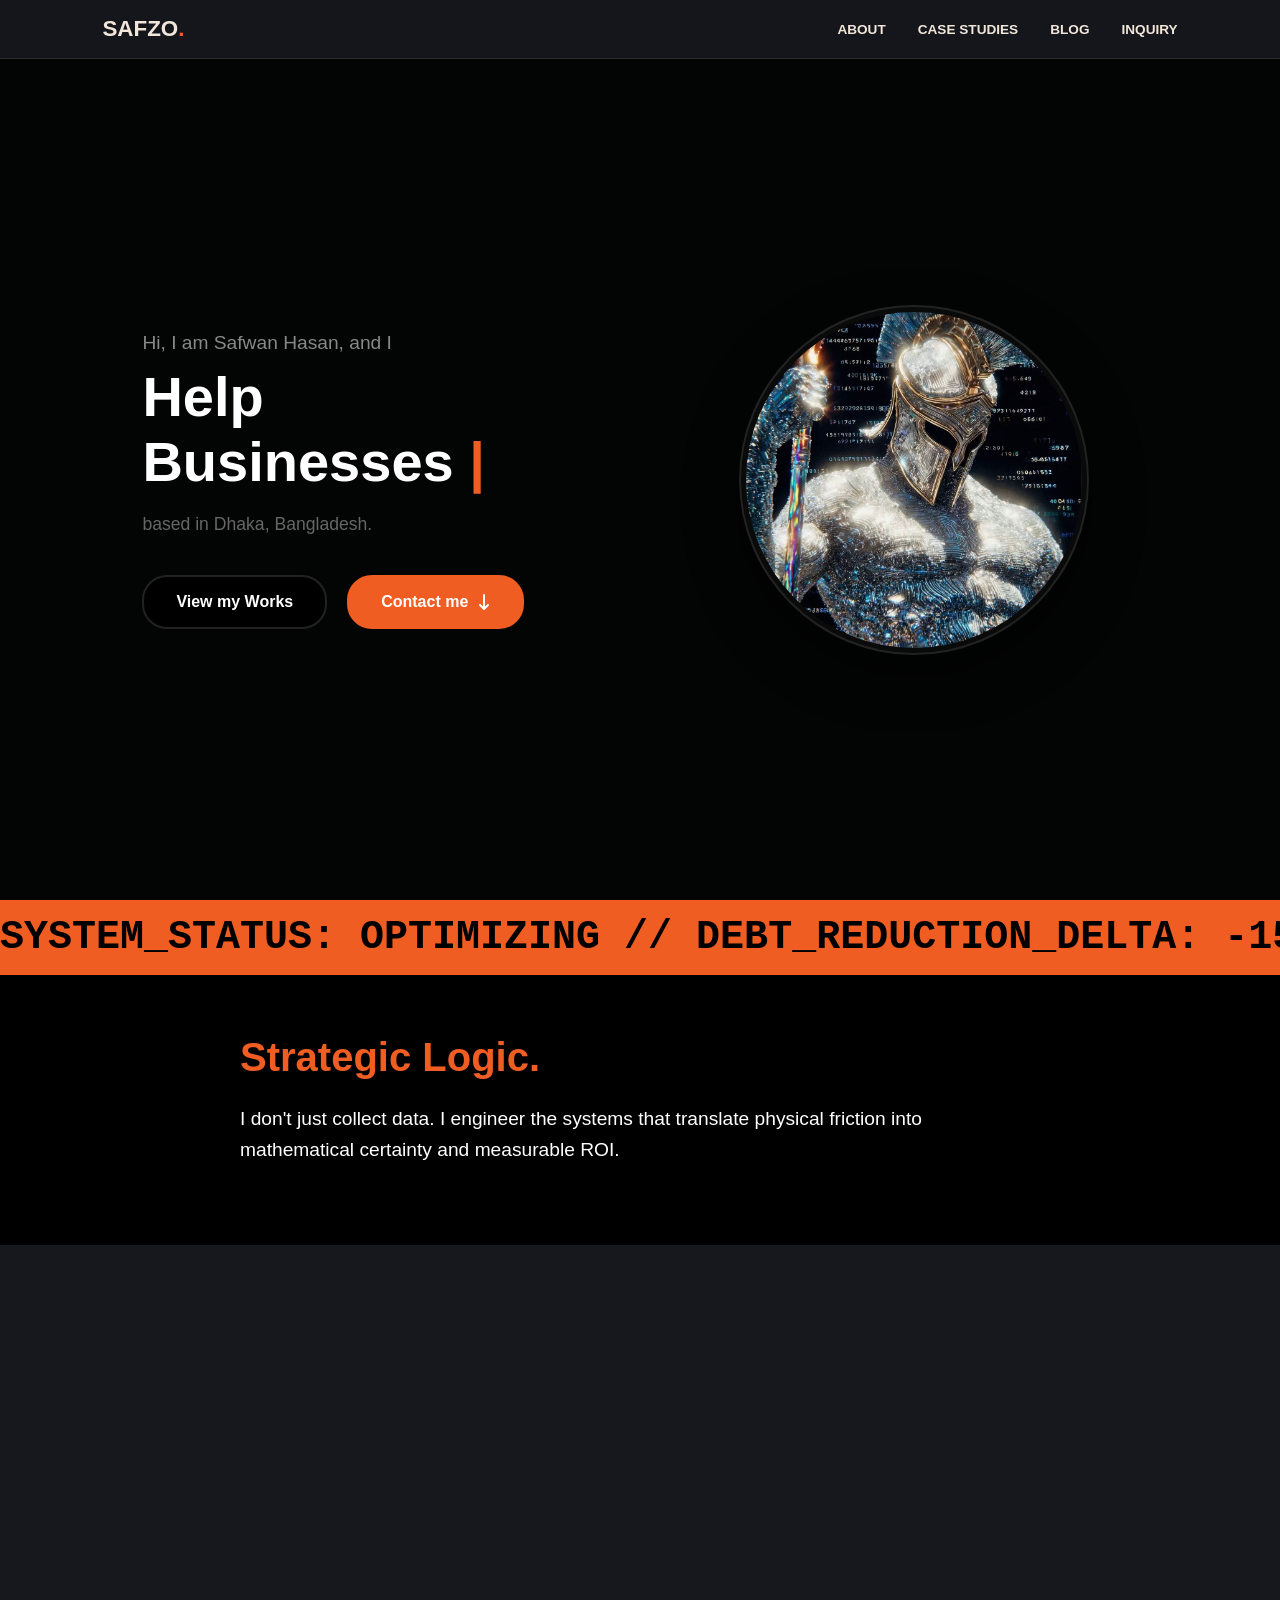
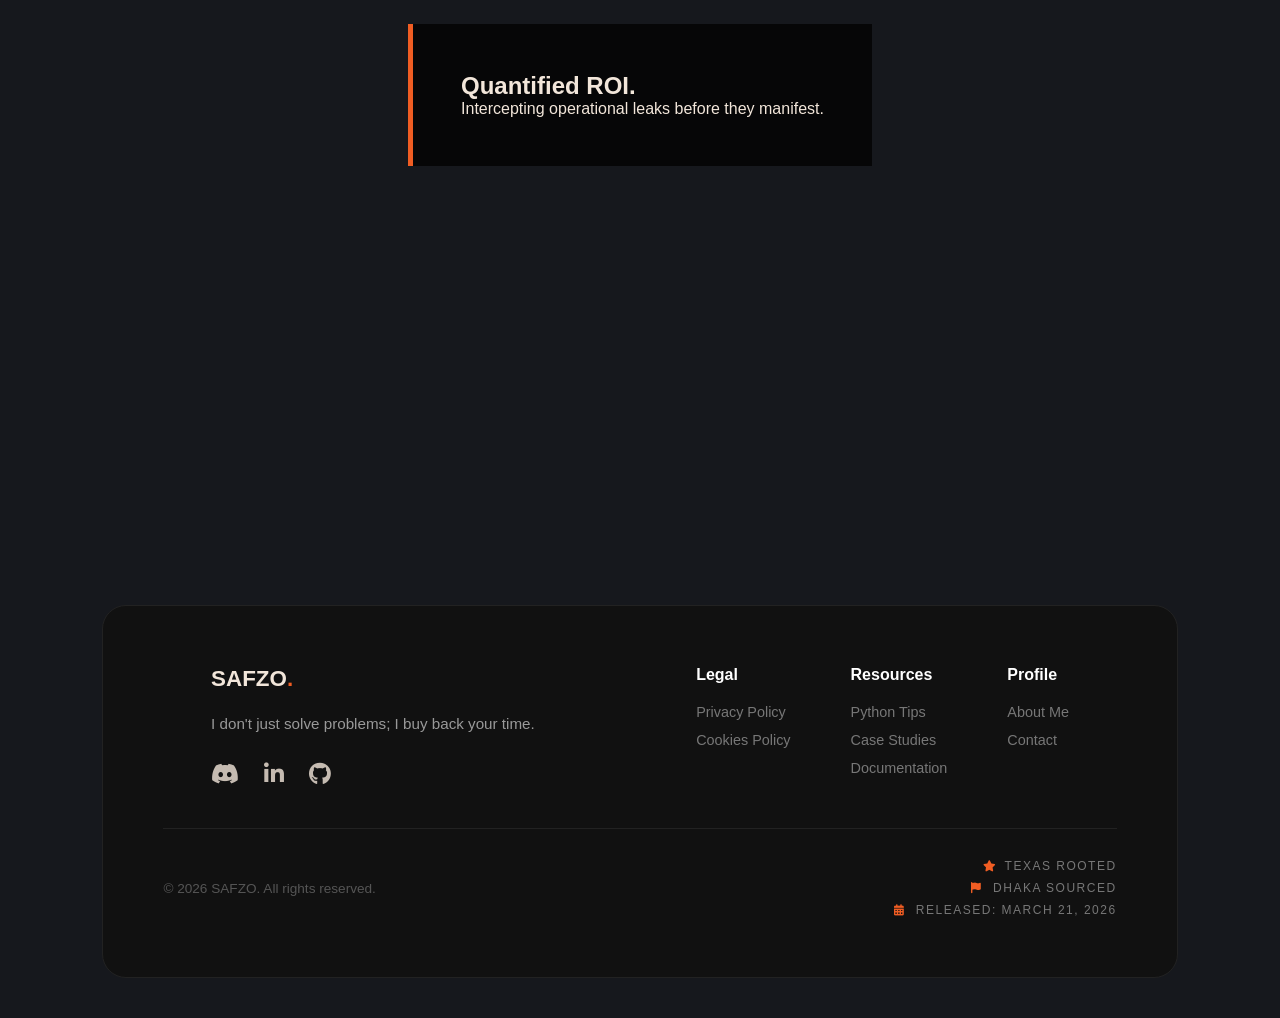
<file: index.html>
<!DOCTYPE html>
<html lang="en">
<head>
    <meta charset="UTF-8">
    <meta name="viewport" content="width=device-width, initial-scale=1.0">
    <title>SAFZO | Home</title>
    <link rel="stylesheet" href="style.css">
    <link rel="stylesheet" href="https://cdnjs.cloudflare.com/ajax/libs/font-awesome/6.5.1/css/all.min.css">
</head>
<body>
    <nav>
        <!-- Header -->
        <!--<div class="pixel-pup-brand">-->
        <a href="./index.html" class="logo">SAFZO<span>.</span></a>
            <!--<div class="pixel-pup-canvas">
                <div id="pixel-pup"></div>
            </div>
        </div>-->
        
        <ul class="nav-links">
            <li><a href="about.html">About</a></li>
            <li><a href="cases.html">Case Studies</a></li>
            <li><a href="blog.html">Blog</a></li>
            <li><a href="inquiry.html">Inquiry</a></li>
        </ul>
        <button class="hamburger" id="hamBtn">☰</button>
    </nav>

    <!-- Mobile Menu -->
    <div class="mobile-menu" id="mobileMenu">
        <button class="close-mobile" id="closeMenu">✕</button>
        <a href="./index.html" style="color:var(--accent-orange)">Home</a>
        <a href="about.html">About</a>
        <a href="cases.html">Case Studies</a>
        <a href="blog.html">Blog</a>
        <a href="inquiry.html">Inquiry</a>
    </div>

    <!-- First Section -->
    <section class="hero-parallax-section">
        <div class="hero-container">
            <div class="hero-text-col">
                <p class="hero-intro">Hi, I am Safwan Hasan, and I</p>

             
                <h1 class="hero-title">
                    <span id="typewriter"></span><span class="cursor">|</span>
                </h1>
                
                <p class="hero-sub">based in Dhaka, Bangladesh.</p>

      
                <div class="hero-actions">
                    <a href="cases.html" class="btn btn-works">View my Works</a>
                    <a href="inquiry.html" class="btn btn-contact">Contact me <i class="fa-solid fa-arrow-down-long"></i></a>
                </div>
            </div>

     
            <div class="hero-image-col">
                <div class="image-wrapper">
                    <img src="Binary Bane.jpg" alt="Safwan Hasan" class="hero-headshot">
                </div>
            </div>
        </div>
    </section>

    <!-- Second section -->
    <!-- Text Marquee -->
    <section class="static-section">
        <section class="marquee-ribbon">
            <div class="marquee-track">
                <div class="marquee-content">
                    <span>SYSTEM_STATUS: OPTIMIZING // DEBT_REDUCTION_DELTA: -15% [TARGET: $1.5M] // OEE_EFFICIENCY: MONITORING [TEXTILE_OPERATIONS] // UPTIME: 16H_DAILY [THE_GRIND] // LOGISTICS_PIPELINE: INITIALIZING // </span>
                    <span>SYSTEM_STATUS: OPTIMIZING // DEBT_REDUCTION_DELTA: -15% [TARGET: $1.5M] // OEE_EFFICIENCY: MONITORING [TEXTILE_OPERATIONS] // UPTIME: 16H_DAILY [THE_GRIND] // LOGISTICS_PIPELINE: INITIALIZING // </span>
                    <span>SYSTEM_STATUS: OPTIMIZING // DEBT_REDUCTION_DELTA: -15% [TARGET: $1.5M] // OEE_EFFICIENCY: MONITORING [TEXTILE_OPERATIONS] // UPTIME: 16H_DAILY [THE_GRIND] // LOGISTICS_PIPELINE: INITIALIZING // </span>
                </div>
            </div>
        </section>
    
        <div class="static-content-container">
            <h2 class="strategic-title tilt-in-element">Strategic Logic.</h2>
            <p class="strategic-text">
                I don't just collect data. I engineer the systems that translate physical friction into mathematical certainty and measurable ROI.
            </p>
        </div>
    </section>

    <!-- Third Section -->
    <section class="parallax-bg" style="background-image: linear-gradient(rgba(0,0,0,0.6), rgba(0,0,0,0.6)), url('https://images.unsplash.com/photo-1504384308090-c894fdcc538d?q=80&w=2070');">
        <div class="content-card">
            <h2 class = "tilt-in-element">Quantified ROI.</h2>
            <p>Intercepting operational leaks before they manifest.</p>
        </div>
    </section>

    <!-- Footer -->
    <footer class="footer-container">
        <div class="footer-card">
            <div class="footer-main">
                <div class="footer-info">
                    <a href="index.html" class="logo">SAFZO<span>.</span></a>
                    <p class="footer-bio">
                        I don't just solve problems; I buy back your time.
                    </p>
                    <div class="footer-socials">
                        <a href="https://discord.com/users/safzo" target="_blank" title="Join my Discord">
                            <i class="fa-brands fa-discord"></i>
                        </a>
                        <a href="https://www.linkedin.com/in/safhasan" target="_blank" title="LinkedIn Profile">
                            <i class="fa-brands fa-linkedin-in"></i>
                        </a>
                        <a href="https://github.com/safzo" target="_blank" title="GitHub Portfolio">
                            <i class="fa-brands fa-github"></i>
                        </a>
                    </div>
                </div>
                <div class="footer-columns">
                    <div class="footer-col">
                        <h4>Legal</h4>
                        <a href="legal.html">Privacy Policy</a>
                        <a href="cookies.html">Cookies Policy</a>
                    </div>
                    <div class="footer-col">
                        <h4>Resources</h4>
                        <a href="blog.html">Python Tips</a>
                        <a href="cases.html">Case Studies</a>
                        <a href="#">Documentation</a>
                    </div>
                    <div class="footer-col">
                        <h4>Profile</h4>
                        <a href="about.html">About Me</a>
                        <a href="inquiry.html">Contact</a>
                    </div>
                </div>
            </div>
    
            <hr class="footer-divider">
    
            <div class="footer-bottom">
                <p>&copy; 2026 SAFZO. All rights reserved.</p>
                <div class="footer-legal">
                    <div class="footer-log-item">
                        <i class="fa-solid fa-star"></i> Texas Rooted
                    </div>
                    <div class="footer-log-item">
                        <i class="fa-solid fa-flag"></i> Dhaka Sourced
                    </div>
                    <div class="footer-log-item">
                        <i class="fa-solid fa-calendar-days"></i> Released: March 21, 2026
                    </div>
                </div>
            </div>
        </div>
    </footer>
    <button id="backToTop" title="Go to top">↑</button>
    <script src="script.js"></script>
</body>
</html>
</file>
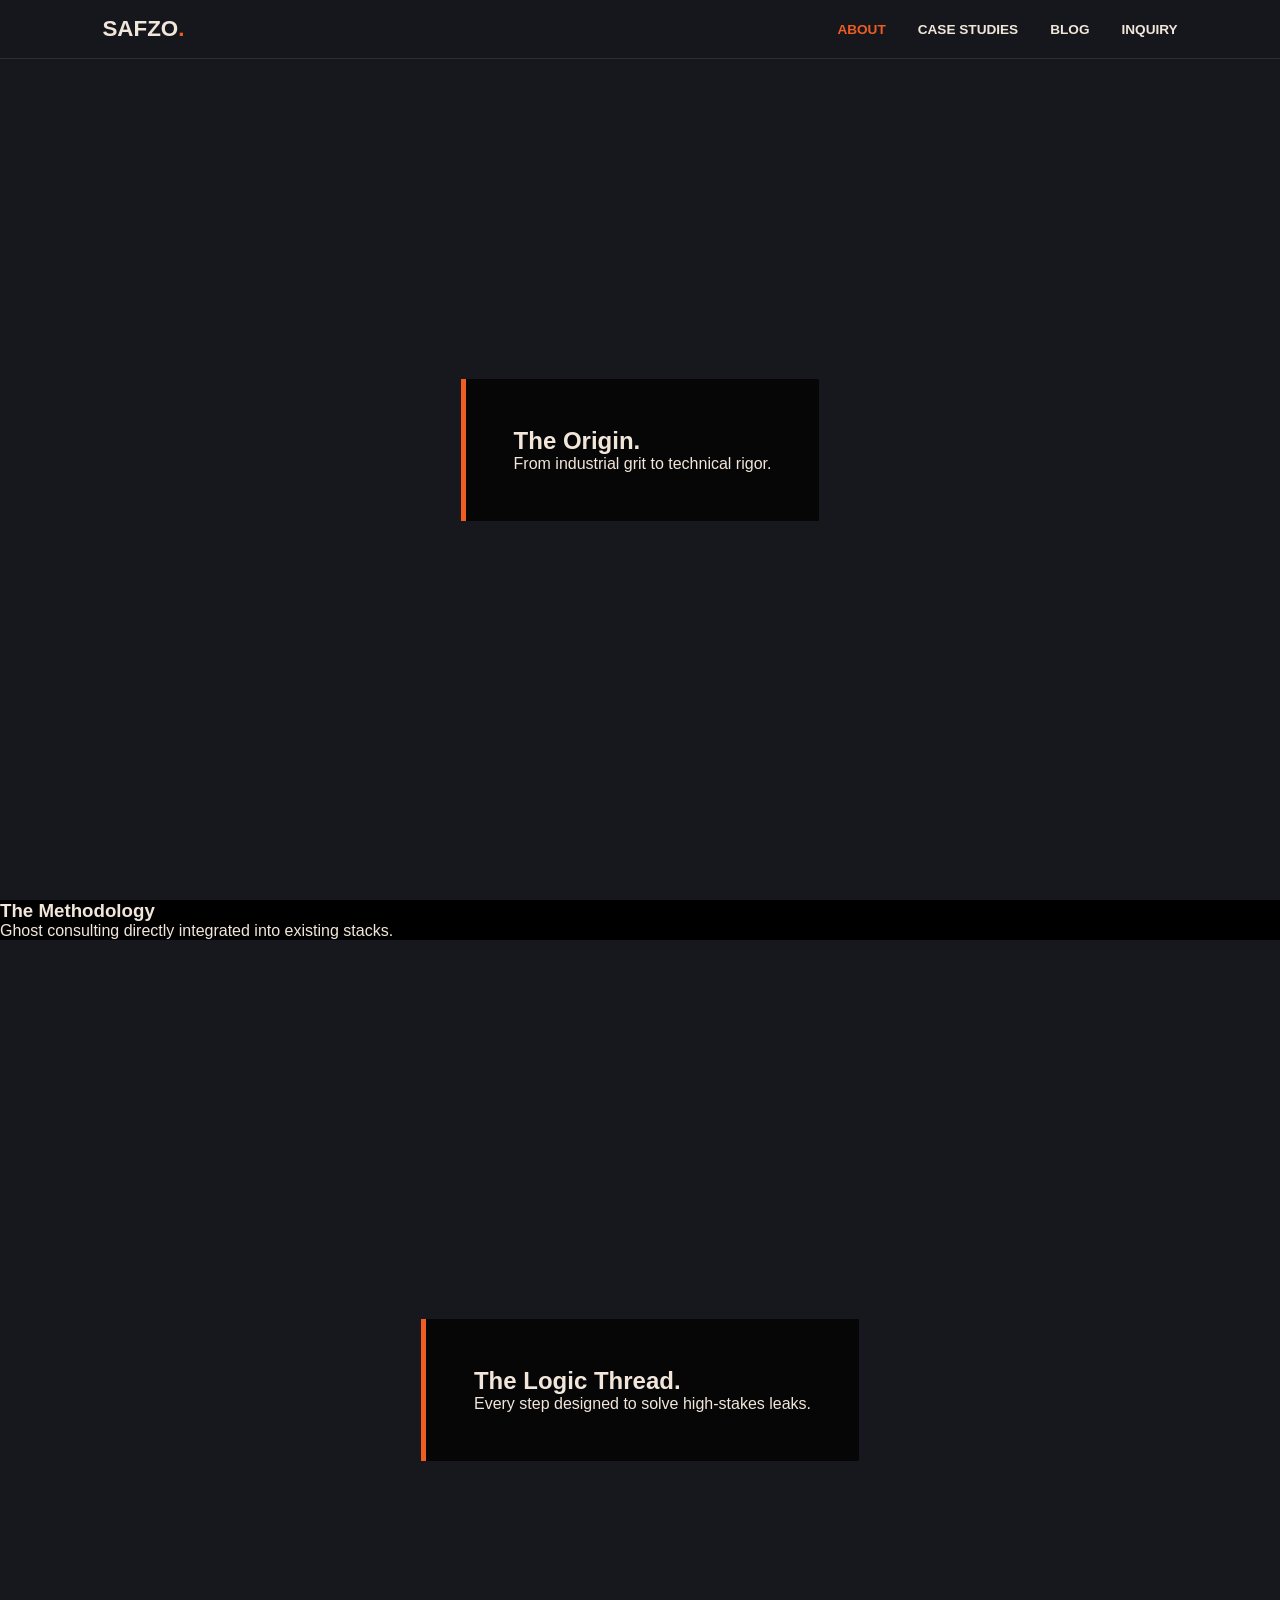
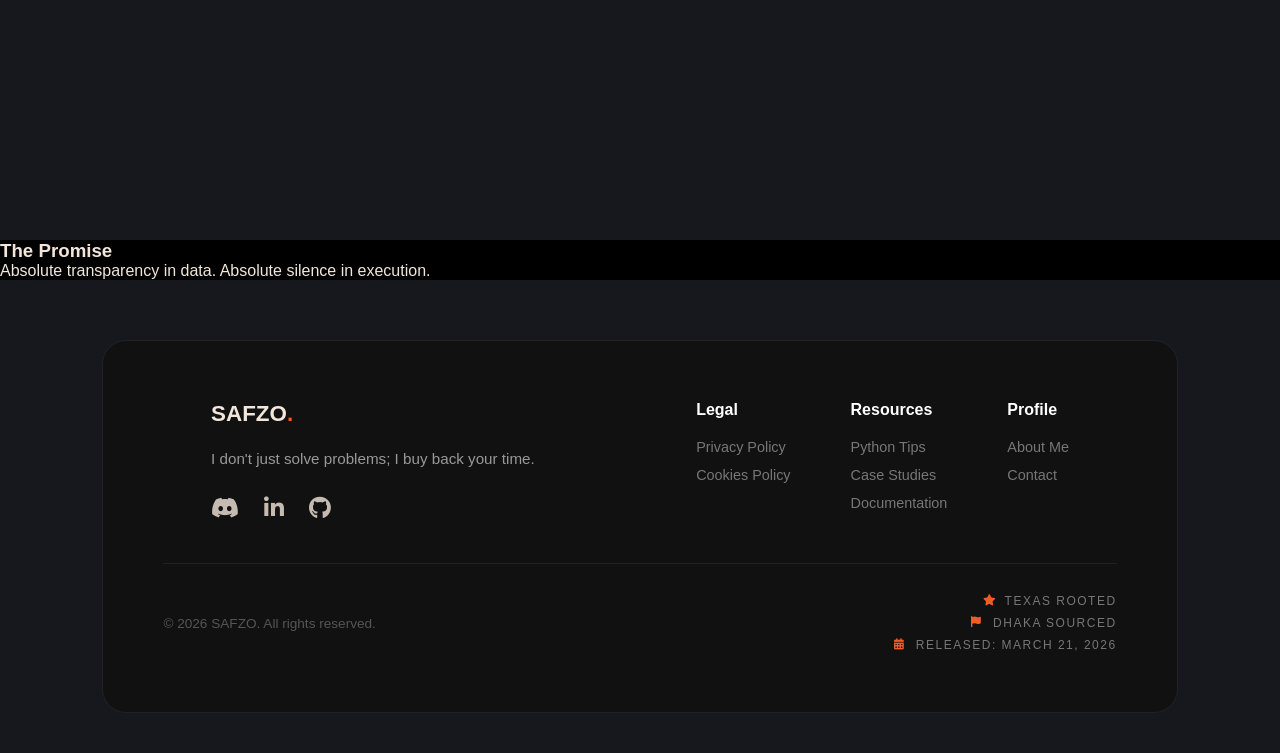
<file: about.html>
<!DOCTYPE html>
<html lang="en">
<head>
    <meta charset="UTF-8">
    <meta name="viewport" content="width=device-width, initial-scale=1.0">
    <title>About | SAFZO</title>
    <link rel="stylesheet" href="style.css">
    <link rel="stylesheet" href="https://cdnjs.cloudflare.com/ajax/libs/font-awesome/6.5.1/css/all.min.css">
</head>
<body>
    <nav>
        <a href="index.html" class="logo">SAFZO<span>.</span></a>
        <ul class="nav-links">
            <li><a href="about.html" style="color:var(--accent-orange)">About</a></li>
            <li><a href="cases.html">Case Studies</a></li>
            <li><a href="blog.html">Blog</a></li>
            <li><a href="inquiry.html">Inquiry</a></li>
        </ul>
        <button class="hamburger" id="hamBtn">☰</button>
    </nav>

    <div class="mobile-menu" id="mobileMenu">
        <button class="close-mobile" id="closeMenu">✕</button>
        <a href="index.html">Home</a><a href="about.html" style="color:var(--accent-orange)">About</a><a href="cases.html">Case Studies</a><a href="blog.html">Blog</a><a href="inquiry.html">Inquiry</a>
    </div>

    <section class="parallax-bg" style="background-image: url('https://images.unsplash.com/photo-1550751827-4bd374c3f58b?q=80&w=2070');">
        <div class="content-card"><h1>The Origin.</h1><p>From industrial grit to technical rigor.</p></div>
    </section>

    <section class="static-section">
        <div><h3>The Methodology</h3><p>Ghost consulting directly integrated into existing stacks.</p></div>
    </section>

    <section class="parallax-bg" style="background-image: url('https://images.unsplash.com/photo-1485827404703-89b55fcc595e?q=80&w=2070');">
        <div class="content-card"><h2>The Logic Thread.</h2><p>Every step designed to solve high-stakes leaks.</p></div>
    </section>

    <section class="static-section">
        <div><h3>The Promise</h3><p>Absolute transparency in data. Absolute silence in execution.</p></div>
    </section>
        <footer class="footer-container">
        <div class="footer-card">
            <div class="footer-main">
                <div class="footer-info">
                    <a href="index.html" class="logo">SAFZO<span>.</span></a>
                    <p class="footer-bio">
                        I don't just solve problems; I buy back your time.
                    </p>
                    <div class="footer-socials">
                        <a href="https://discord.com/users/safzo" target="_blank" title="Join my Discord">
                            <i class="fa-brands fa-discord"></i>
                        </a>
                        <a href="https://www.linkedin.com/in/safhasan" target="_blank" title="LinkedIn Profile">
                            <i class="fa-brands fa-linkedin-in"></i>
                        </a>
                        <a href="https://github.com/safzo" target="_blank" title="GitHub Portfolio">
                            <i class="fa-brands fa-github"></i>
                        </a>
                    </div>
                </div>
    
                <div class="footer-columns">
                    <div class="footer-col">
                        <h4>Legal</h4>
                        <a href="legal.html">Privacy Policy</a>
                        <a href="cookies.html">Cookies Policy</a>
                    </div>
                    <div class="footer-col">
                        <h4>Resources</h4>
                        <a href="blog.html">Python Tips</a>
                        <a href="cases.html">Case Studies</a>
                        <a href="#">Documentation</a>
                    </div>
                    <div class="footer-col">
                        <h4>Profile</h4>
                        <a href="about.html">About Me</a>
                        <a href="inquiry.html">Contact</a>
                    </div>
                </div>
            </div>
    
            <hr class="footer-divider">
    
            <div class="footer-bottom">
                <p>&copy; 2026 SAFZO. All rights reserved.</p>
                <div class="footer-legal">
                    <div class="footer-log-item">
                        <i class="fa-solid fa-star"></i> Texas Rooted
                    </div>
                    <div class="footer-log-item">
                        <i class="fa-solid fa-flag"></i> Dhaka Sourced
                    </div>
                    <div class="footer-log-item">
                        <i class="fa-solid fa-calendar-days"></i> Released: March 21, 2026
                    </div>
                </div>
            </div>
        </div>
    </footer>
    <button id="backToTop" title="Go to top">↑</button>

    <script src="script.js"></script>
</body>
</html>
</file>
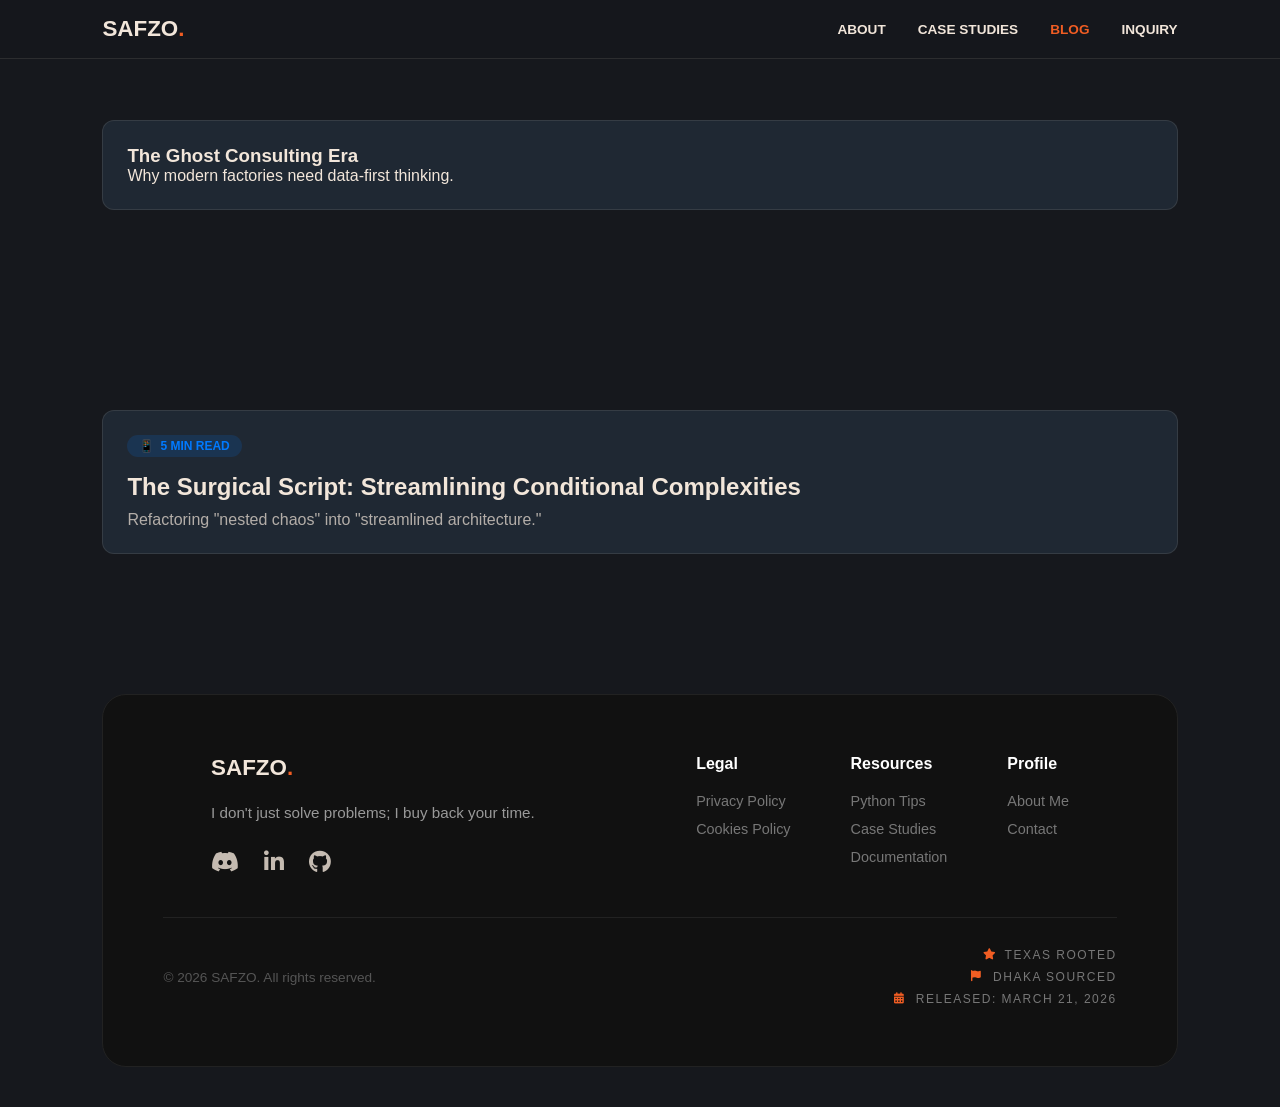
<file: blog.html>
<!DOCTYPE html>
<html lang="en">
<head>
    <meta charset="UTF-8">
    <meta name="viewport" content="width=device-width, initial-scale=1.0">
    <title>Blog | SAFZO</title>
    <link rel="stylesheet" href="style.css">
    <link rel="stylesheet" href="https://cdnjs.cloudflare.com/ajax/libs/font-awesome/6.5.1/css/all.min.css">
</head>
<body>
    <nav>
        <a href="index.html" class="logo">SAFZO<span>.</span></a>
        <ul class="nav-links">
            <li><a href="about.html">About</a></li>
            <li><a href="cases.html">Case Studies</a></li>
            <li><a href="blog.html" style="color:var(--accent-orange)">Blog</a></li>
            <li><a href="inquiry.html">Inquiry</a></li>
        </ul>
        <button class="hamburger" id="hamBtn">☰</button>
    </nav>

    <div class="mobile-menu" id="mobileMenu">
        <button class="close-mobile" id="closeMenu">✕</button>
        <a href="index.html">Home</a><a href="about.html">About</a><a href="cases.html">Case Studies</a><a href="blog.html" style="color:var(--accent-orange)">Blog</a><a href="inquiry.html">Inquiry</a>
    </div>

    <div class="grid">
        <div class="card" onclick="openModal('post1')">
            <div class="card-body"><h3>The Ghost Consulting Era</h3><p>Why modern factories need data-first thinking.</p></div>
        </div>
    </div>

    <div id="post1" class="modal">
        <div class="modal-content">
            <span class="close-btn" onclick="closeModal('post1')">&times;</span>
            <h2>The Ghost Consulting Era</h2>
            <p>Full article content goes here...</p>
        </div>
    </div>

    <div class="grid">
    <div class="card" onclick="openModal('pythonRefactor')">
        <div class="card-body">
            <div class="read-badge" style="margin-bottom: 1rem; width: fit-content;">
                <span>📱</span> 5 MIN READ
            </div>
            <h3 style="font-size: 1.5rem;">The Surgical Script: Streamlining Conditional Complexities</h3>
            <p style="margin-top: 10px; opacity: 0.7;">Refactoring "nested chaos" into "streamlined architecture."</p>
        </div>
    </div>
</div>

<div id="pythonRefactor" class="modal">
    <div class="modal-content">
        <span class="close-btn" onclick="closeModal('pythonRefactor')">&times;</span>
        
        <header class="journal-header">
            <div class="meta-info">
                <div class="read-badge"><span>📱</span> 5 MIN READ</div>
                <span class="author-name">By Safwan</span>
            </div>
            <h1 class="journal-title">The Surgical Script: Streamlining Conditional Complexities</h1>
        </header>

        <article class="journal-body">
            <p>In industrial programming, "it works" is the floor, not the ceiling. The goal is surgical execution: code that is as fast to read as it is to run. Here are the logic-shifts that transformed my workflow from "nested chaos" to "streamlined architecture."</p>

            <h4>1. Collapsing the "Nested Pyramid"</h4>
            <p>The biggest time-sink in debugging is "Deep Nesting." When you have an <code>if</code> inside an <code>if</code> inside an <code>if</code>, you create a cognitive tax.</p>
            
            <div class="code-box">
                <pre>
                # The Old Way
                if user_active:
                    if balance > 100:
                        if priority_ship:
                # Execute logic
                </pre>
            </div>

            <p><strong>The Refactor:</strong> Use logical operators to flatten the structure. It reduces indentation and makes the "entry requirements" clear instantly.</p>
            
            <div class="code-box">
                <pre>
                # The "And/Or" Shortcut
                    if user_active and balance > 100 and priority_ship:
                # Execute logic
                </pre>
            </div>

            <h4>2. Guard Clauses: The "Exit Early" Strategy</h4>
            <p>Instead of wrapping your entire function in a massive statement, check for the failure conditions first and exit. This leaves the rest of your function "flat" and easy to read.</p>
            <div class="code-box">
                <pre>
                    if not data: return  
                    # Exit early
                </pre>
            </div>

            <h4>3. Dictionary Mapping vs. Elif Chains</h4>
            <p>If you find yourself writing long <code>elif</code> chains, you are wasting cycles. Use a Dictionary to map inputs to actions.</p>
            <div class="code-box">
                <pre>
                    actions = {"red": stop_func, "green": go_func}
                    actions.get(input_color, default_func)() 
                </pre>
            </div>

            <h4>4. Truthiness and Membership Testing</h4>
            <p>Optimization: Instead of <code>if x == 1 or x == 2:</code>, use <code>if x in {1, 2}:</code>. Cleanliness: Instead of <code>if len(list) > 0:</code>, use <code>if list:</code>.</p>

            <h4>5. List Comprehensions: The One-Line Powerhouse</h4>
            <p>The Pro Move: This handles the loop, the conditional, and the transformation in one highly optimized machine-level operation.</p>
            <div class="code-box">
                <pre>
                new_list = [x * 2 for x in old_list if x > 10]
                </pre>
            </div>

            <div style="background: rgba(240, 93, 35, 0.1); padding: 1.5rem; margin-top: 3rem; border-radius: 4px;">
                <strong>The Summary:</strong> Optimal solutions aren't about adding more code; they are about removing the noise. By using flattened logic, I reduced script complexities in my day-to-day coding by 40%.
            </div>
        </article>
    </div>
</div>
        <footer class="footer-container">
        <div class="footer-card">
            <div class="footer-main">
                <div class="footer-info">
                    <a href="index.html" class="logo">SAFZO<span>.</span></a>
                    <p class="footer-bio">
                        I don't just solve problems; I buy back your time.
                    </p>
                    <div class="footer-socials">
                        <a href="https://discord.com/users/safzo" target="_blank" title="Join my Discord">
                            <i class="fa-brands fa-discord"></i>
                        </a>
                        <a href="https://www.linkedin.com/in/safhasan" target="_blank" title="LinkedIn Profile">
                            <i class="fa-brands fa-linkedin-in"></i>
                        </a>
                        <a href="https://github.com/safzo" target="_blank" title="GitHub Portfolio">
                            <i class="fa-brands fa-github"></i>
                        </a>
                    </div>
                </div>
    
                <div class="footer-columns">
                    <div class="footer-col">
                        <h4>Legal</h4>
                        <a href="legal.html">Privacy Policy</a>
                        <a href="cookies.html">Cookies Policy</a>
                    </div>
                    <div class="footer-col">
                        <h4>Resources</h4>
                        <a href="blog.html">Python Tips</a>
                        <a href="cases.html">Case Studies</a>
                        <a href="#">Documentation</a>
                    </div>
                    <div class="footer-col">
                        <h4>Profile</h4>
                        <a href="about.html">About Me</a>
                        <a href="inquiry.html">Contact</a>
                    </div>
                </div>
            </div>
    
            <hr class="footer-divider">
    
            <div class="footer-bottom">
                <p>&copy; 2026 SAFZO. All rights reserved.</p>
                <div class="footer-legal">
                    <div class="footer-log-item">
                        <i class="fa-solid fa-star"></i> Texas Rooted
                    </div>
                    <div class="footer-log-item">
                        <i class="fa-solid fa-flag"></i> Dhaka Sourced
                    </div>
                    <div class="footer-log-item">
                        <i class="fa-solid fa-calendar-days"></i> Released: March 21, 2026
                    </div>
                </div>
            </div>
        </div>
    </footer>

    <button id="backToTop" title="Go to top">↑</button>

    <script src="script.js"></script>
</body>
</html>
</file>
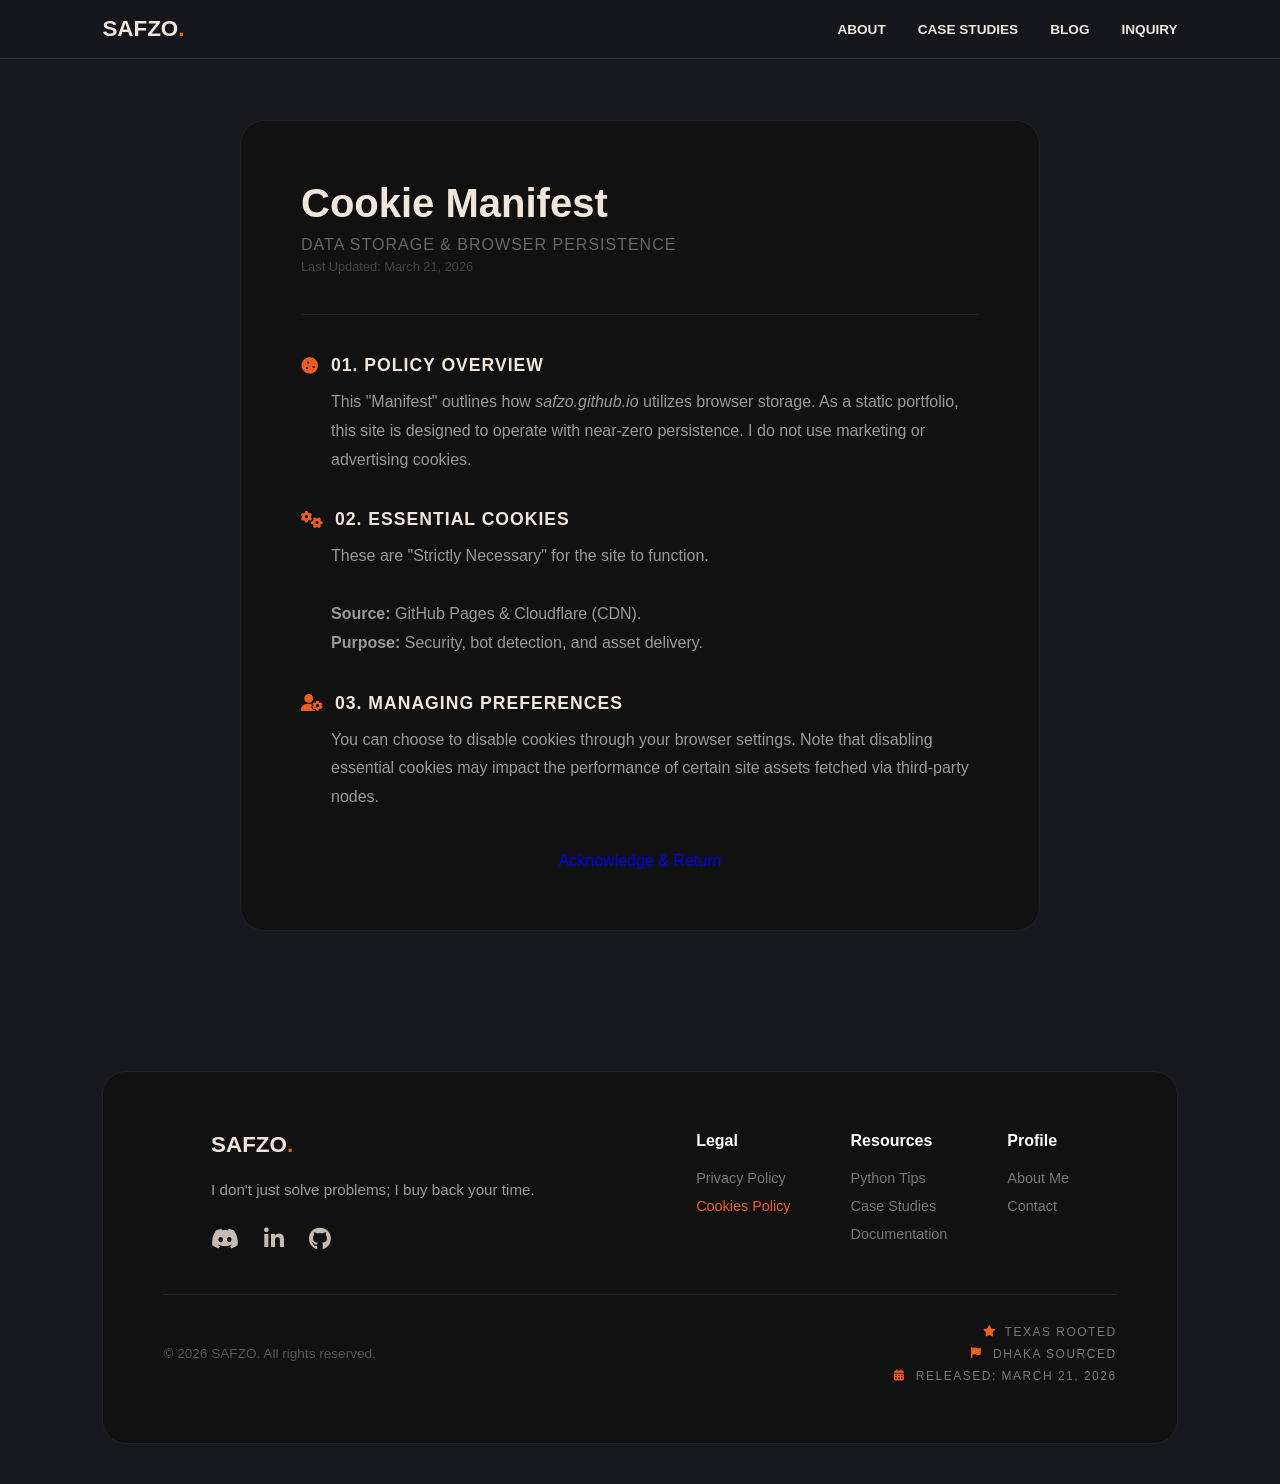
<file: cookies.html>
<!DOCTYPE html>
<html lang="en">
<head>
    <meta charset="UTF-8">
    <meta name="viewport" content="width=device-width, initial-scale=1.0">
    <title>Cookies | SAFZO</title>
    <link rel="stylesheet" href="style.css">
    <link rel="stylesheet" href="https://cdnjs.cloudflare.com/ajax/libs/font-awesome/6.5.1/css/all.min.css">
</head>
<body class="bg-black">
    <nav>
        <a href="index.html" class="logo">SAFZO<span>.</span></a>
        <ul class="nav-links">
            <li><a href="about.html">About</a></li>
            <li><a href="cases.html">Case Studies</a></li>
            <li><a href="blog.html">Blog</a></li>
            <li><a href="inquiry.html">Inquiry</a></li>
        </ul>
        <button class="hamburger" id="hamBtn">☰</button>
    </nav>

    <div class="mobile-menu" id="mobileMenu">
        <button class="close-mobile" id="closeMenu">✕</button>
        <a href="index.html">Home</a>
        <a href="about.html">About</a>
        <a href="cases.html">Case Studies</a>
        <a href="blog.html">Blog</a>
        <a href="inquiry.html">Inquiry</a>
    </div>
    
    <main class="legal-container">
        <div class="legal-card">
            <div class="legal-header">
                <h1 class="legal-title">Cookie Manifest</h1>
                <p class="legal-subtitle">Data Storage & Browser Persistence</p>
                <p class="legal-date">Last Updated: March 21, 2026</p>
            </div>

            <hr class="footer-divider">

            <div class="legal-content">
                <section class="legal-block">
                    <div class="block-header">
                        <i class="fa-solid fa-cookie"></i>
                        <h3>01. Policy Overview</h3>
                    </div>
                    <p>This "Manifest" outlines how <em>safzo.github.io</em> utilizes browser storage. As a static portfolio, this site is designed to operate with near-zero persistence. I do not use marketing or advertising cookies.</p>
                </section>

                <section class="legal-block">
                    <div class="block-header">
                        <i class="fa-solid fa-gears"></i>
                        <h3>02. Essential Cookies</h3>
                    </div>
                    <p>These are "Strictly Necessary" for the site to function. 
                    <br><br>
                    <strong>Source:</strong> GitHub Pages & Cloudflare (CDN).<br>
                    <strong>Purpose:</strong> Security, bot detection, and asset delivery.</p>
                </section>

                <section class="legal-block">
                    <div class="block-header">
                        <i class="fa-solid fa-user-gear"></i>
                        <h3>03. Managing Preferences</h3>
                    </div>
                    <p>You can choose to disable cookies through your browser settings. Note that disabling essential cookies may impact the performance of certain site assets fetched via third-party nodes.</p>
                </section>
            </div>
            
            <div class="legal-action">
                <a href="index.html" class="submit-btn" style="display: block; text-align: center; text-decoration: none;">Acknowledge & Return</a>
            </div>
        </div>
    </main>

    <footer class="footer-container">
        <div class="footer-card">
            <div class="footer-main">
                <div class="footer-info">
                    <a href="index.html" class="logo">SAFZO<span>.</span></a>
                    <p class="footer-bio">I don't just solve problems; I buy back your time.</p>
                    <div class="footer-socials">
                        <a href="https://discord.com/users/safzo" target="_blank" title="Join my Discord"><i class="fa-brands fa-discord"></i></a>
                        <a href="https://www.linkedin.com/in/safhasan" target="_blank" title="LinkedIn Profile"><i class="fa-brands fa-linkedin-in"></i></a>
                        <a href="https://github.com/safzo" target="_blank" title="GitHub Portfolio"><i class="fa-brands fa-github"></i></a>
                    </div>
                </div>

                <div class="footer-columns">
                    <div class="footer-col">
                        <h4>Legal</h4>
                        <a href="legal.html">Privacy Policy</a>
                        <a href="cookies.html" style="color:var(--accent-orange)">Cookies Policy</a>
                    </div>
                    <div class="footer-col">
                        <h4>Resources</h4>
                        <a href="blog.html">Python Tips</a>
                        <a href="cases.html">Case Studies</a>
                        <a href="#">Documentation</a>
                    </div>
                    <div class="footer-col">
                        <h4>Profile</h4>
                        <a href="about.html">About Me</a>
                        <a href="inquiry.html">Contact</a>
                    </div>
                </div>
            </div>

            <hr class="footer-divider">

            <div class="footer-bottom">
                <p>&copy; 2026 SAFZO. All rights reserved.</p>
                <div class="footer-legal">
                    <div class="footer-log-item"><i class="fa-solid fa-star"></i> Texas Rooted</div>
                    <div class="footer-log-item"><i class="fa-solid fa-flag"></i> Dhaka Sourced</div>
                    <div class="footer-log-item"><i class="fa-solid fa-calendar-days"></i> Released: March 21, 2026</div>
                </div>
            </div>
        </div>
    </footer>

    <button id="backToTop" title="Go to top">↑</button>
    <script src="script.js"></script>
</body>
</html>
</file>
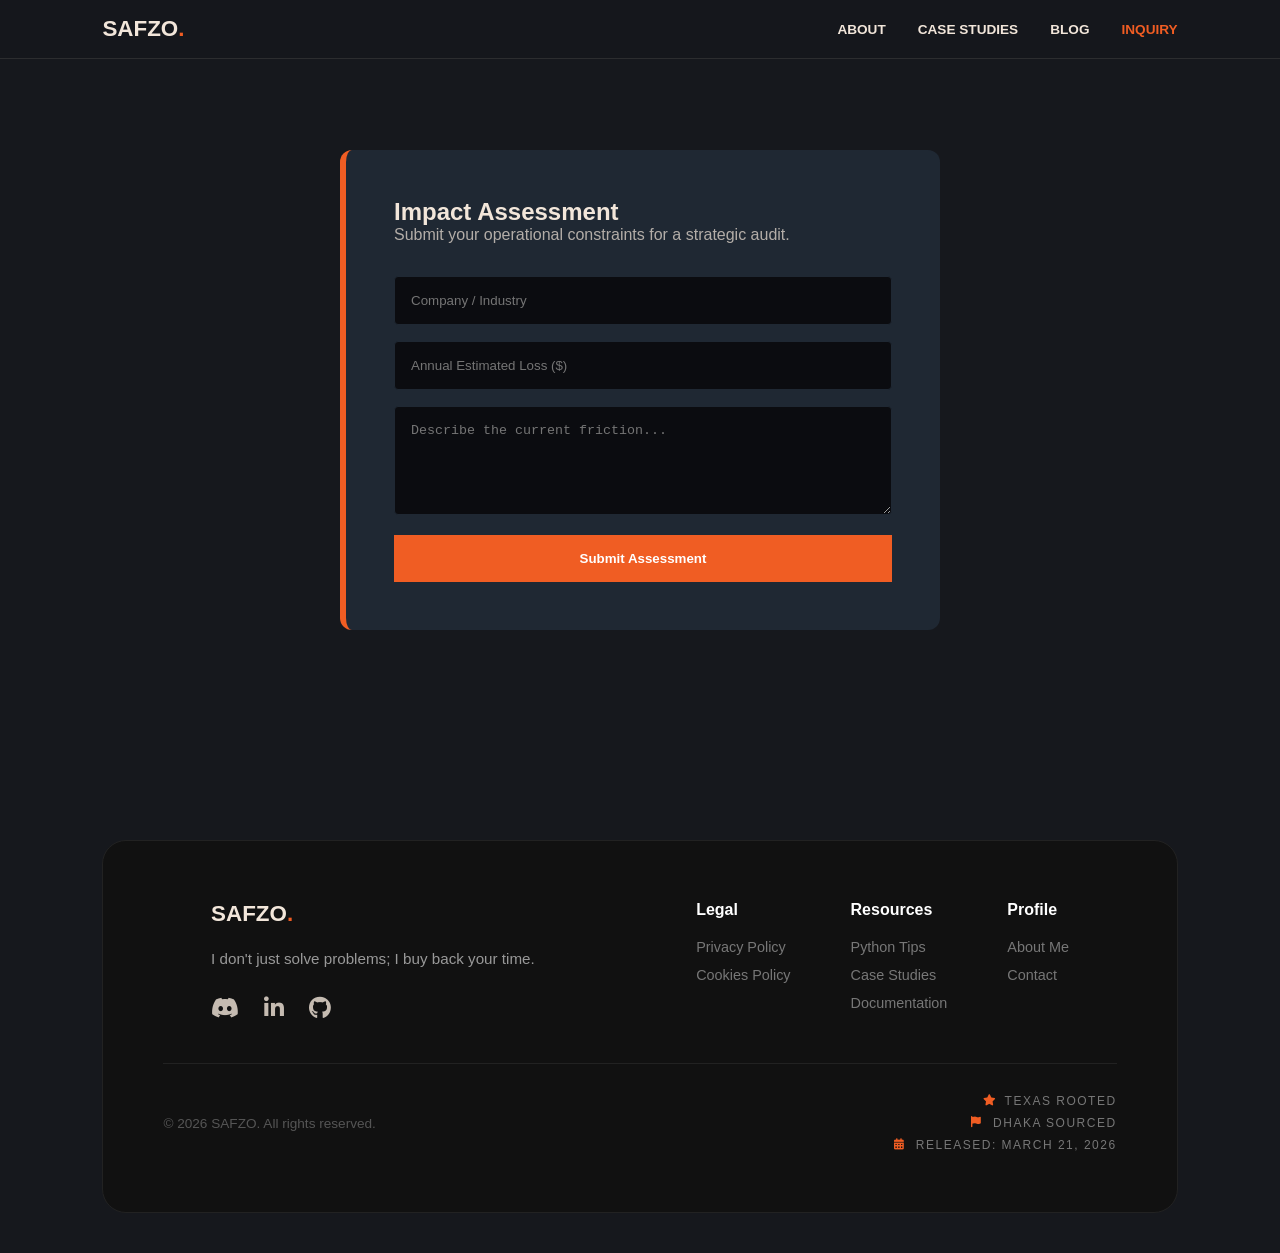
<file: inquiry.html>
<!DOCTYPE html>
<html lang="en">
<head>
    <meta charset="UTF-8">
    <meta name="viewport" content="width=device-width, initial-scale=1.0">
    <title>Inquiry | SAFZO</title>
    <link rel="stylesheet" href="style.css">
    <link rel="stylesheet" href="https://cdnjs.cloudflare.com/ajax/libs/font-awesome/6.5.1/css/all.min.css">
</head>
<body>
    <nav>
        <a href="index.html" class="logo">SAFZO<span>.</span></a>
        <ul class="nav-links">
            <li><a href="about.html">About</a></li>
            <li><a href="cases.html">Case Studies</a></li>
            <li><a href="blog.html">Blog</a></li>
            <li><a href="inquiry.html" style="color:var(--accent-orange)">Inquiry</a></li>
        </ul>
        <button class="hamburger" id="hamBtn">☰</button>
    </nav>

    <div class="mobile-menu" id="mobileMenu">
        <button class="close-mobile" id="closeMenu">✕</button>
        <a href="index.html">Home</a><a href="about.html">About</a><a href="cases.html">Case Studies</a><a href="blog.html">Blog</a><a href="inquiry.html" style="color:var(--accent-orange)">Inquiry</a>
    </div>

    <div class="form-card">
        <h2>Impact Assessment</h2>
        <p style="margin-bottom:2rem; opacity:0.7;">Submit your operational constraints for a strategic audit.</p>
        <form id="inquiry-form">
            <input type="text" id="company" placeholder="Company / Industry" required>
            <input type="number" id="loss" placeholder="Annual Estimated Loss ($)" required>
            <textarea id="description" rows="5" placeholder="Describe the current friction..." required></textarea>
            <button type="submit" class="cta-btn" id="submitBtn">Submit Assessment</button>
        </form>
    </div>
        <footer class="footer-container">
        <div class="footer-card">
            <div class="footer-main">
                <div class="footer-info">
                    <a href="index.html" class="logo">SAFZO<span>.</span></a>
                    <p class="footer-bio">
                        I don't just solve problems; I buy back your time.
                    </p>
                    <div class="footer-socials">
                        <a href="https://discord.com/users/safzo" target="_blank" title="Join my Discord">
                            <i class="fa-brands fa-discord"></i>
                        </a>
                        <a href="https://www.linkedin.com/in/safhasan" target="_blank" title="LinkedIn Profile">
                            <i class="fa-brands fa-linkedin-in"></i>
                        </a>
                        <a href="https://github.com/safzo" target="_blank" title="GitHub Portfolio">
                            <i class="fa-brands fa-github"></i>
                        </a>
                    </div>
                </div>
    
                <div class="footer-columns">
                    <div class="footer-col">
                        <h4>Legal</h4>
                        <a href="legal.html">Privacy Policy</a>
                        <a href="cookies.html">Cookies Policy</a>
                    </div>
                    <div class="footer-col">
                        <h4>Resources</h4>
                        <a href="blog.html">Python Tips</a>
                        <a href="cases.html">Case Studies</a>
                        <a href="#">Documentation</a>
                    </div>
                    <div class="footer-col">
                        <h4>Profile</h4>
                        <a href="about.html">About Me</a>
                        <a href="inquiry.html">Contact</a>
                    </div>
                </div>
            </div>
    
            <hr class="footer-divider">
    
            <div class="footer-bottom">
                <p>&copy; 2026 SAFZO. All rights reserved.</p>
                <div class="footer-legal">
                    <div class="footer-log-item">
                        <i class="fa-solid fa-star"></i> Texas Rooted
                    </div>
                    <div class="footer-log-item">
                        <i class="fa-solid fa-flag"></i> Dhaka Sourced
                    </div>
                    <div class="footer-log-item">
                        <i class="fa-solid fa-calendar-days"></i> Released: March 21, 2026
                    </div>
                </div>
            </div>
        </div>
    </footer>

    <script src="script.js"></script>
</body>
</html>
</file>
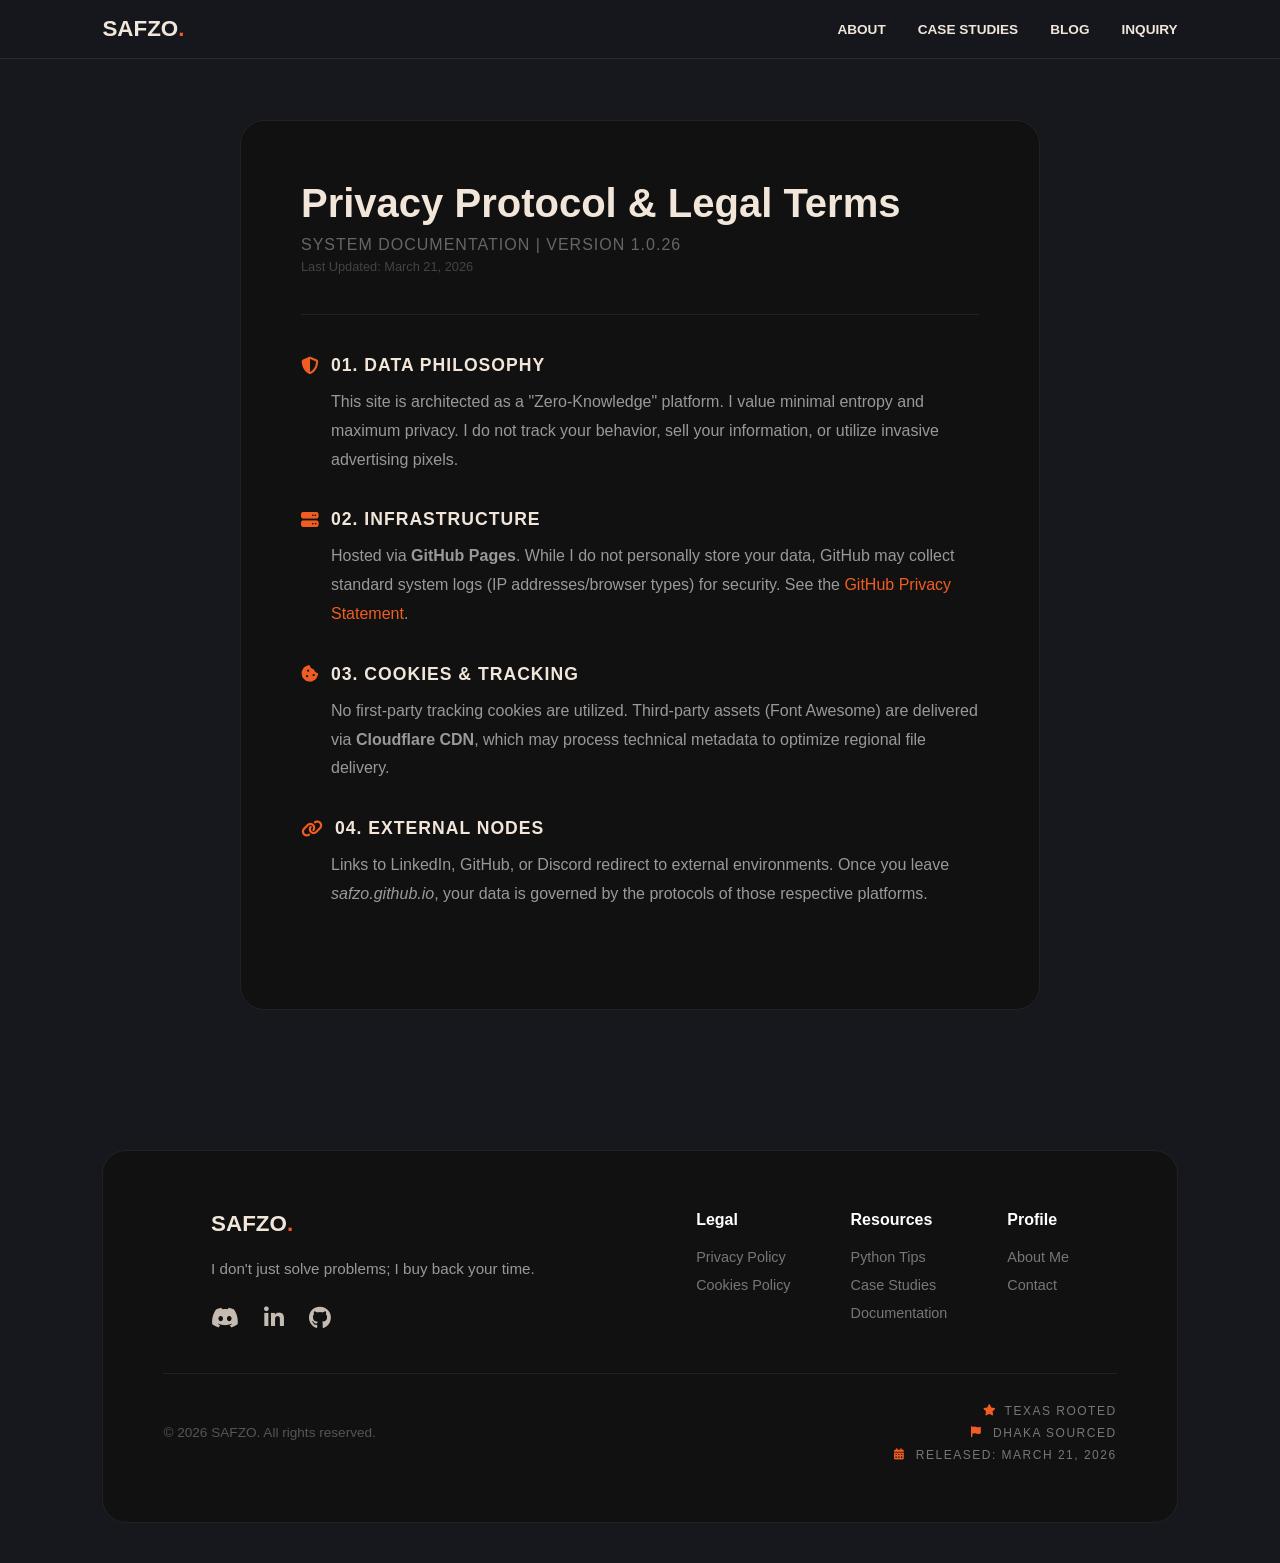
<file: legal.html>
<!DOCTYPE html>
<html lang="en">
<head>
    <meta charset="UTF-8">
    <meta name="viewport" content="width=device-width, initial-scale=1.0">
    <title>Legal | SAFZO</title>
    <link rel="stylesheet" href="style.css">
    <link rel="stylesheet" href="https://cdnjs.cloudflare.com/ajax/libs/font-awesome/6.5.1/css/all.min.css">
</head>
<body class="bg-black">
    <nav>
        <a href="index.html" class="logo">SAFZO<span>.</span></a>
        <ul class="nav-links">
            <li><a href="about.html">About</a></li>
            <li><a href="cases.html">Case Studies</a></li>
            <li><a href="blog.html">Blog</a></li>
            <li><a href="inquiry.html">Inquiry</a></li>
        </ul>
        <button class="hamburger" id="hamBtn">☰</button>
    </nav>

    <div class="mobile-menu" id="mobileMenu">
        <button class="close-mobile" id="closeMenu">✕</button>
        <a href="index.html">Home</a>
        <a href="about.html">About</a>
        <a href="cases.html">Case Studies</a>
        <a href="blog.html">Blog</a>
        <a href="inquiry.html">Inquiry</a>
    </div>
    
    <main class="legal-container">
        <div class="legal-card">
            <div class="legal-header">
                <h1 class="legal-title">Privacy Protocol & Legal Terms</h1>
                <p class="legal-subtitle">System Documentation | Version 1.0.26</p>
                <p class="legal-date">Last Updated: March 21, 2026</p>
            </div>

            <hr class="footer-divider">

            <div class="legal-content">
                <section class="legal-block">
                    <div class="block-header">
                        <i class="fa-solid fa-shield-halved"></i>
                        <h3>01. Data Philosophy</h3>
                    </div>
                    <p>This site is architected as a "Zero-Knowledge" platform. I value minimal entropy and maximum privacy. I do not track your behavior, sell your information, or utilize invasive advertising pixels.</p>
                </section>

                <section class="legal-block">
                    <div class="block-header">
                        <i class="fa-solid fa-server"></i>
                        <h3>02. Infrastructure</h3>
                    </div>
                    <p>Hosted via <strong>GitHub Pages</strong>. While I do not personally store your data, GitHub may collect standard system logs (IP addresses/browser types) for security. See the <a href="https://docs.github.com/en/site-policy/privacy-policies/github-privacy-statement" target="_blank">GitHub Privacy Statement</a>.</p>
                </section>

                <section class="legal-block">
                    <div class="block-header">
                        <i class="fa-solid fa-cookie-bite"></i>
                        <h3>03. Cookies & Tracking</h3>
                    </div>
                    <p>No first-party tracking cookies are utilized. Third-party assets (Font Awesome) are delivered via <strong>Cloudflare CDN</strong>, which may process technical metadata to optimize regional file delivery.</p>
                </section>

                <section class="legal-block">
                    <div class="block-header">
                        <i class="fa-solid fa-link"></i>
                        <h3>04. External Nodes</h3>
                    </div>
                    <p>Links to LinkedIn, GitHub, or Discord redirect to external environments. Once you leave <em>safzo.github.io</em>, your data is governed by the protocols of those respective platforms.</p>
                </section>
            </div>
        </div> </main> <footer class="footer-container">
        <div class="footer-card">
            <div class="footer-main">
                <div class="footer-info">
                    <a href="index.html" class="logo">SAFZO<span>.</span></a>
                    <p class="footer-bio">I don't just solve problems; I buy back your time.</p>
                    <div class="footer-socials">
                        <a href="https://discord.com/users/safzo" target="_blank" title="Join my Discord"><i class="fa-brands fa-discord"></i></a>
                        <a href="https://www.linkedin.com/in/safhasan" target="_blank" title="LinkedIn Profile"><i class="fa-brands fa-linkedin-in"></i></a>
                        <a href="https://github.com/safzo" target="_blank" title="GitHub Portfolio"><i class="fa-brands fa-github"></i></a>
                    </div>
                </div>

                <div class="footer-columns">
                    <div class="footer-col">
                        <h4>Legal</h4>
                        <a href="legal.html">Privacy Policy</a>
                        <a href="cookies.html">Cookies Policy</a>
                    </div>
                    <div class="footer-col">
                        <h4>Resources</h4>
                        <a href="blog.html">Python Tips</a>
                        <a href="cases.html">Case Studies</a>
                        <a href="#">Documentation</a>
                    </div>
                    <div class="footer-col">
                        <h4>Profile</h4>
                        <a href="about.html">About Me</a>
                        <a href="inquiry.html">Contact</a>
                    </div>
                </div>
            </div>

            <hr class="footer-divider">

            <div class="footer-bottom">
                <p>&copy; 2026 SAFZO. All rights reserved.</p>
                <div class="footer-legal">
                    <div class="footer-log-item"><i class="fa-solid fa-star"></i> Texas Rooted</div>
                    <div class="footer-log-item"><i class="fa-solid fa-flag"></i> Dhaka Sourced</div>
                    <div class="footer-log-item"><i class="fa-solid fa-calendar-days"></i> Released: March 21, 2026</div>
                </div>
            </div>
        </div>
    </footer>

    <button id="backToTop" title="Go to top">↑</button>

    <script src="script.js"></script>
</body>
</html>
</file>
<file: style.css>
:root {
    --bg-black: #16181d;
    --card-blue: #1f2833;
    --accent-orange: #f05d23;
    --text-beige: #f2e6da;
}

* { margin: 0; padding: 0; box-sizing: border-box; scroll-behavior: smooth; }
body { 
    background: var(--bg-black); 
    color: var(--text-beige); 
    font-family: 'Inter', sans-serif; 
    overflow-x: hidden;
    min-height: 100vh; /* Takes at least the full screen */
    overflow-y: visible; /* Standard scrolling */
}

/* --- PIXEL PAL --- */


/* --- Brand Container --- */
.pixel-pup-brand {
    display: flex;
    align-items: center; /* Aligns pup and text on the same middle line */
    gap: 12px; /* Space between SAFZO. and the Pup */
    text-decoration: none;
}

/* --- The Logo --- */
.logo {
    font-weight: 900;
    color: #fff;
    text-decoration: none;
    font-size: 1.5rem;
    display: flex;
    align-items: center;
}

/* --- The Pup Canvas --- */
.pixel-pup-canvas {
    width: 32px;
    height: 32px;
    overflow: hidden;
    /* Keeping the 1.3x scale so it's readable but not bulky */
    transform: scale(1.3);
    /* Centers the 32x32 box visually with the text */
    display: flex;
    align-items: center;
    justify-content: center;
}

/* --- The Sprite Animation --- */
#pixel-pup {
    width: 128px; /* 4 frames x 32px */
    height: 32px;
    background: url('pixel-pup.png') no-repeat;
    image-rendering: pixelated; /* Essential for crispness */
    animation: pixel-pup-idle 1.2s steps(4) infinite;
}

/* --- Animation Frames --- */
@keyframes pixel-pup-idle {
    from { background-position: 0 0; }
    to { background-position: -128px 0; }
}

/* --- Interaction: Pup jumps when hovering the brand --- */
.pixel-pup-brand:hover .pixel-pup-canvas {
    animation: pupBounce 0.5s ease-in-out infinite;
}

@keyframes pupBounce {
    0%, 100% { transform: scale(1.3) translateY(0); }
    50% { transform: scale(1.3) translateY(-4px); }
}


/* --- Heading transitions --- */

/* The initial hidden state */
.tilt-in-element {
    opacity: 0;
    /* This creates the 'tilted' look. Adjust 20deg to your liking */
    transform: perspective(1000px) rotateX(-20deg) translateY(30px);
    transition: transform 0.8s cubic-bezier(0.22, 1, 0.36, 1), opacity 0.8s ease-out;
    will-change: transform, opacity;
}

/* The active 'triggered' state */
.tilt-in-element.is-visible {
    opacity: 1;
    transform: perspective(1000px) rotateX(0deg) translateY(0);
}

/* Targeting the paragraph directly if it has the class */
p.tilt-in-element {
    transition-delay: 0.2s; /* Delays the subheading (<p> tag) to tilt slightly after the main heading transition */
}


/* --- NAVIGATION --- */
nav {
    position: fixed; top: 0; width: 100%; padding: 1rem 8%;
    display: flex; justify-content: space-between; align-items: center;
    background: rgba(22, 24, 29, 0.95); backdrop-filter: blur(10px);
    z-index: 2000; border-bottom: 1px solid rgba(242, 230, 218, 0.1);
}
.logo { text-decoration: none; color: var(--text-beige); font-weight: 800; font-size: 1.4rem; }
.logo span { color: var(--accent-orange); }

.nav-links { display: flex; list-style: none; gap: 2rem; }
.nav-links a { 
    color: var(--text-beige); 
    text-decoration: none; 
    font-size: 0.85rem; 
    font-weight: 600; 
    text-transform: uppercase; 
    /* Smooth transition for the color change */
    transition: color 0.3s ease;
}
.nav-links a:hover {
    color: var(--accent-orange);
}

.hamburger { display: none; background: none; border: none; color: var(--text-beige); font-size: 1.8rem; cursor: pointer; z-index: 4000; }

/* --- MOBILE MENU --- */
.mobile-menu {
    position: fixed; 
    top: 0; 
    right: -100%; 
    width: 100%; 
    height: 100vh;
    background: var(--bg-black); 
    z-index: 3000; 
    display: flex; 
    flex-direction: column;
    justify-content: center; 
    align-items: center; 
    transition: 0.4s cubic-bezier(0.77,0,0.175,1);
}

/* Styling for the internal Close button */
.close-mobile {
    position: absolute;
    top: 25px;
    right: 8%;
    background: none;
    border: none;
    color: var(--accent-orange); /* Orange makes it easy to find */
    font-size: 2.5rem;
    cursor: pointer;
    padding: 10px;
}

.mobile-menu.active { right: 0; }
.mobile-menu a { 
    font-size: 1.8rem; color: var(--text-beige); text-decoration: none; 
    padding: 1.2rem 0; width: 80%; text-align: center; border-bottom: 1px solid var(--accent-orange);
}

@media (max-width: 1024px) {
    .nav-links { display: none; }
    .hamburger { display: block; }
}

/* --- SECTIONS --- */
/* First Section */

.hero-parallax-section {
    /* Replace the URL with your preferred technical/dark background */
    background-image: linear-gradient(rgba(0,0,0,0.85), rgba(0,0,0,0.85)), 
                      url('https://images.unsplash.com/photo-1451187580459-43490279c0fa?q=80&w=2072');
    
    background-attachment: fixed; /* This creates the Parallax effect */
    background-position: center;
    background-repeat: no-repeat;
    background-size: cover;
    
    display: flex;
    align-items: center;
    min-height: 100vh;
    width: 100%;
}

/* Ensure the container inside stays centered and transparent */
.hero-container {
    display: flex;
    justify-content: space-between;
    align-items: center;
    max-width: 1200px;
    margin: 0 auto;
    padding: 160px 8% 100px; /* Extra top padding to clear the fixed nav */
    min-height: 80vh;
    width: 100%;
    gap: 100px; /* To increase the distance between the columns */
}

.hero-text-col { flex: 1; }

.hero-intro {
    font-size: 1.2rem;
    color: #888;
    margin-bottom: 10px;
}

/* Maintain existing text and image styles */
.hero-title {
    font-size: 3.5rem;
    min-height: 1.2em; /* Prevents layout jump while typing */
    margin-bottom: 20px;
    color: #fff;
}

.highlight-orange {
    color: var(--accent-orange);
    text-shadow: 0 0 15px rgba(255, 136, 0, 0.3); /* Subtle glow for the final text */
    transition: color 0.5s ease;
}

.hero-sub {
    font-size: 1.1rem;
    color: #666;
    margin-bottom: 40px;
}

/* Buttons: 25px corners and specific hover logic */
.hero-actions { display: flex; gap: 20px; }

.btn {
    padding: 16px 32px;
    border-radius: 25px;
    font-weight: 600;
    text-decoration: none;
    transition: 0.3s all ease;
    display: inline-flex;
    align-items: center;
    gap: 10px;
}

.btn-works {
    background: #000;
    color: #fff;
    border: 2px solid #222;
}

.btn-works:hover {
    background: var(--accent-orange);
    border-color: var(--accent-orange);
}

.btn-contact {
    background: var(--accent-orange);
    color: #fff;
    border: 2px solid var(--accent-orange);
}

.btn-contact:hover {
    background: transparent;
    color: var(--accent-orange);
}

/* Image Wrapper: Circle with 2px border and shadow */
.hero-image-col {
    flex: 1;
    display: flex;
    justify-content: center;
}

/* Adjust image wrapper for better visibility against parallax bg */
.image-wrapper {
    width: 350px;
    height: 350px;
    border-radius: 50%;
    border: 2px solid rgba(255, 255, 255, 0.1);
    padding: 5px;
    background: rgba(17, 17, 17, 0.5); /* Semi-transparent backing */
    backdrop-filter: blur(5px); /* Modern frosted glass effect */
    box-shadow: 0 20px 50px rgba(0,0,0,0.6);
    overflow: hidden;
}

.hero-headshot {
    width: 100%;
    height: 100%;
    object-fit: cover;
    border-radius: 50%;
}

/* Typewriter Cursor */
.cursor {
    animation: blink 0.7s infinite;
    color: var(--accent-orange);
}

@keyframes blink {
    0%, 100% { opacity: 1; }
    50% { opacity: 0; }
}

/* MOBILE RESPONSIVENESS */
@media (max-width: 992px) {
    .hero-container {
        flex-direction: column-reverse; /* Puts Photo on top, Text below */
        text-align: center;
        gap: 50px;
        padding-top: 150px;
    }

    .hero-title {
        font-size: 2.5rem;
    }

    .hero-actions {
        justify-content: center;
    }

    .image-wrapper {
        width: 280px; /* Slightly smaller for mobile */
        height: 280px;
    }
}

/* Text Marquee */
.marquee-ribbon {
    width: 100vw;
    position: relative;
    left: 50%;
    right: 50%;
    margin-left: -50vw;
    margin-right: -50vw;
    background-color: var(--accent-orange); /* Or #ff4d00 */
    overflow: hidden;
    padding: 15px 0;
    margin-bottom: 60px; /* Space between ribbon and 'Strategic Logic' */
}

.marquee-track {
    display: flex;
    width: max-content;
}

.marquee-content {
    display: flex;
    white-space: nowrap;
    animation: scroll-left 40s linear infinite;
}

/* Pause on Hover Logic */
.marquee-ribbon:hover .marquee-content {
    animation-play-state: paused;
}

.marquee-content span {
    font-family: 'Space Mono', 'Courier New', monospace;
    font-weight: 900; /* Bold, like the 'ULTIMATE BATTLE' text */
    font-size: 2.5rem; /* Large impact size */
    color: #000;      /* Black text on orange looks surgical/warning-style */
    padding-right: 50px;
    text-transform: uppercase;
}

/* The Infinite Loop Math */
@keyframes scroll-left {
    0% {
        transform: translateX(0);
    }
    100% {
        /* This moves the track exactly 1/3 since we have 3 spans */
        transform: translateX(-33.33%); 
    }
}

/* Second and Third section backgrounds */
.parallax-bg {
    height: 100vh; 
    background-attachment: fixed; 
    background-position: center;
    background-size: cover; 
    display: flex; 
    align-items: center; 
    justify-content: center;
}
.static-section { 
    padding: 0; /* REMOVE TOP PADDING HERE */
    width: 100%;
    background-color: #000; /* Matching your theme */
    display: flex;
    flex-direction: column; 
}
.content-card { background: rgba(0,0,0,0.75); padding: 3rem; border-left: 5px solid var(--accent-orange); max-width: 700px; }

/* --- The Text Container --- */
.static-content-container {
    padding: 0 10% 80px 10%; /* Left/Right padding and Bottom padding */
    max-width: 1200px;
    margin: 0 auto; /* Centers the text block */
}
.strategic-title {
    color: var(--accent-orange);
    margin-bottom: 1.5rem;
    font-size: 2.5rem;
}
.strategic-text {
    font-size: 1.2rem;
    line-height: 1.6;
    max-width: 800px;
    color: #fff;
}


/* --- GRID & CARDS --- */
.grid { display: grid; grid-template-columns: repeat(auto-fit, minmax(300px, 1fr)); gap: 2.5rem; padding: 120px 8% 80px; /* Top padding prevents nav overlap */}
.card { background: var(--card-blue); border-radius: 12px; overflow: hidden; cursor: pointer; transition: 0.4s; border: 1px solid rgba(242,230,218,0.1); }
.card:hover { transform: translateY(-10px); border-color: var(--accent-orange); }
.card-img { width: 100%; height: 200px; object-fit: cover; }
.card-body { padding: 1.5rem; }

/* --- MODAL (The Expandable List Fix) --- */
.modal {
    display: none; position: fixed; z-index: 5000; left: 0; top: 0;
    width: 100%; height: 100%; background: rgba(0,0,0,0.9); backdrop-filter: blur(5px);
}
.modal-content {
    background: var(--card-blue); margin: 5% auto; padding: 2rem;
    width: 90%; max-width: 800px; border-radius: 8px; border-left: 5px solid var(--accent-orange);
    max-height: 85vh; overflow-y: auto; position: relative;
}
.close-btn { position: absolute; top: 15px; right: 20px; font-size: 2rem; cursor: pointer; }

/* --- NEWSPAPER FORMATTING --- */
.journal-header { border-bottom: 2px solid var(--accent-orange); margin-bottom: 2rem; padding-bottom: 1rem; }
.journal-title { font-size: 2.5rem; line-height: 1.1; margin-bottom: 1rem; color: #fff; }

.meta-info { display: flex; align-items: center; gap: 1.5rem; margin-bottom: 1rem; }
.read-badge { 
    background: rgba(0, 122, 255, 0.15); color: #007aff; 
    padding: 4px 12px; border-radius: 20px; font-size: 0.75rem; 
    font-weight: 700; display: flex; align-items: center; gap: 6px;
}
.author-name { font-size: 0.9rem; opacity: 0.6; text-transform: uppercase; letter-spacing: 1px; }

.journal-body p { line-height: 1.7; margin-bottom: 1.5rem; font-size: 1.05rem; color: #d1d1d1; }
.journal-body h4 { color: var(--accent-orange); margin: 2rem 0 1rem; font-size: 1.3rem; }

/* Code Block Styling */
.code-box { 
    background: #0b0c10; 
    padding: 1.5rem; 
    border-radius: 6px; 
    border-left: 3px solid #4a4a4a; 
    font-family: 'Fira Code', monospace; 
    font-size: 0.9rem; 
    margin: 1rem 0; 
    overflow-x: auto; 
    color: #9cdcfe;
    
    text-align: left;           /* Forces text to the left */
    white-space: pre;          /* Respects line breaks */
    display: block;             /* Ensures it takes the full width available */
}

/* --- FORMS --- */
.form-card { background: var(--card-blue); padding: 3rem; border-radius: 12px; width: 90%; max-width: 600px; margin: 150px auto; border-left: 6px solid var(--accent-orange); }
input, textarea { width: 100%; padding: 1rem; margin-bottom: 1rem; background: #0b0c10; color: #fff; border: 1px solid #1f2833; border-radius: 4px; }
.cta-btn { background: var(--accent-orange); color: white; border: none; padding: 1rem 2rem; cursor: pointer; font-weight: bold; width: 100%; }

/* --- Legal Page --- */

/* Layout Containers */
.legal-container {
    padding: 120px 8% 80px;
    display: flex;
    justify-content: center;
}

.legal-card {
    width: 100%;
    max-width: 800px;
    background: #111;
    border: 1px solid #222;
    padding: 60px;
    border-radius: 24px;
}

/* Typography matching Inquiry */
.legal-header { margin-bottom: 30px; }
.legal-title { color: var(--text-beige); font-size: 2.5rem; margin-bottom: 10px; }
.legal-subtitle { color: #666; font-size: 1rem; text-transform: uppercase; letter-spacing: 1px; }
.legal-date { color: #444; font-size: 0.8rem; margin-top: 5px; }

/* Content Blocks */
.legal-content {
    display: flex;
    flex-direction: column;
    gap: 35px;
    margin: 40px 0;
}

.block-header {
    display: flex;
    align-items: center;
    gap: 12px;
    margin-bottom: 12px;
}

.block-header i { color: var(--accent-orange); font-size: 1.1rem; }
.block-header h3 { color: var(--text-beige); font-size: 1.1rem; text-transform: uppercase; letter-spacing: 1px; }

.legal-block p {
    color: #999;
    line-height: 1.8;
    font-size: 1rem;
    padding-left: 30px; /* Aligns text with the heading after the icon */
}

.legal-block a {
    color: var(--accent-orange);
    text-decoration: none;
    border-bottom: 1px solid transparent;
    transition: 0.3s;
}

.legal-block a:hover { border-bottom: 1px solid var(--accent-orange); }

/* Mobile Adjustments */
@media (max-width: 600px) {
    .legal-card { padding: 30px; }
    .legal-title { font-size: 1.8rem; }
    .legal-block p { padding-left: 0; }
}
/* --- BACK TO TOP BUTTON --- */
#backToTop {
    position: fixed;
    bottom: 30px;
    right: 30px;
    width: 50px;
    height: 50px;
    background: var(--accent-orange);
    color: white;
    border: none;
    border-radius: 50%;
    cursor: pointer;
    font-size: 1.5rem;
    display: none; /* Hidden by default */
    align-items: center;
    justify-content: center;
    z-index: 1000;
    transition: 0.3s ease, transform 0.2s;
    box-shadow: 0 4px 15px rgba(240, 93, 35, 0.4);
}

#backToTop:hover {
    background: #ff7a45;
    transform: scale(1.1);
    box-shadow: 0 0 20px var(--accent-orange);
}

/* For mobile, make it slightly smaller so it doesn't block text */
@media (max-width: 600px) {
    #backToTop {
        bottom: 20px;
        right: 20px;
        width: 40px;
        height: 40px;
        font-size: 1.2rem;
    }
}

/* Footer Starts */
.footer-container {
    padding: 60px 8% 40px;
    background: var(--bg-black);
}

.footer-card {
    background: #111111; /* Slightly lighter than pure black */
    border: 1px solid #222;
    border-radius: 24px;
    padding: 60px;
}

.footer-main {
    display: flex;
    justify-content: space-between;
    align-items: flex-start;
    width: 100%;
    padding: 0 5%; /* Ensure there is enough padding so it doesn't touch the absolute edge */
    box-sizing: border-box;
}

/* This is the container for SAFZO, bio, and social icons */
.footer-info {
    text-align: left;
    /* Keeps the bio from stretching too far and pushing the columns */
    max-width: 40%; 
}

.footer-bio {
    margin: 20px 0;         /* The 0 keeps it pinned left */
    color: #999;
    line-height: 1.6;
    font-size: 0.95rem;
    white-space: nowrap;    /* no text wrap */
    width: auto;            /* Allows it to take its natural width */
}

.footer-socials {
    display: flex;
    gap: 25px; /* Spaced out for a cleaner look */
    margin-top: 25px;
}

.footer-socials a {
    color: var(--text-beige);
    font-size: 1.4rem; /* Makes the icons legible and "clickable" */
    text-decoration: none;
    transition: transform 0.3s ease, color 0.3s ease;
    opacity: 0.8;
}

.footer-socials a:hover {
    color: var(--accent-orange);
    opacity: 1;
    transform: translateY(-3px); /* Subtle "lift" effect on hover */
}

/* This is the container for Legal, Resources, and Profile */
.footer-columns {
    display: flex;
    gap: 60px; /* Adjust this to control spacing between Legal/Resources/Profile */
    text-align: left;
}

.footer-col h4 {
    color: #fff;
    margin-bottom: 20px;
    font-size: 1rem;
}

.footer-col a {
    display: block;
    color: #777;
    text-decoration: none;
    margin-bottom: 12px;
    font-size: 0.9rem;
    transition: 0.3s;
}

.footer-col a:hover {
    color: var(--accent-orange);
}

.footer-divider {
    border: 0;
    border-top: 1px solid #222;
    margin: 40px 0 30px;
}

.footer-bottom {
    display: flex;
    justify-content: space-between;
    align-items: center;
    color: #555;
    font-size: 0.85rem;
}

.footer-legal a {
    color: #555;
    text-decoration: none;
    margin-left: 20px;
}

.footer-legal {
    display: flex;
    flex-direction: column; /* This forces each line to start on a new row */
    align-items: flex-end; /* Aligns all text to the right side of the footer */
    gap: 8px; /* Adds space between lines */
}

.footer-log-item {
    color: #777; /* Subtle text color */
    font-size: 0.75rem;
    text-transform: uppercase;
    letter-spacing: 1.5px;
    display: flex;
    align-items: center;
    gap: 10px; /* Space between icon and text */
}

/* Icons styling - makes them match the subtle theme */
.footer-log-item i {
    color: var(--accent-orange); /* Icons take the theme color */
    font-size: 0.7rem;
    width: 12px; /* Keeps icons aligned even if they have different shapes */
    text-align: center;
}

/* Mobile Responsiveness */
@media (max-width: 768px) {
    .footer-card { padding: 40px 30px; }
    .footer-bottom { flex-direction: column; gap: 20px; text-align: center; }
    .footer-main {
        flex-direction: column; /* Stack Bio on top of Columns */
        align-items: center;
        text-align: center;
        gap: 40px;
    }
    .footer-info {
        max-width: 100%;
        margin-bottom: 20px;
    }
    .footer-bio {
        white-space: normal;    /* Allows text to wrap to new lines */
        width: 100%;            /* Takes up available width */
        max-width: 320px;       /* Keeps the line length readable */
        margin: 15px 0;         /* Pinned left vertically with SAFZO */
        text-align: left;
    }
    .footer-columns {
        display: flex;
        flex-direction: row;    /* Keep your 3-column requirement */
        justify-content: center; /* Centers the whole block of 3 columns */
        gap: 20px;              /* Tighten gap to fit on small screens */
        width: 100%;
        margin-top: 30px;
    }

    /* 3. Keep text inside columns centered or left as preferred */
    .footer-col {
        flex: 1;
        text-align: center;     /* Horizontal center alignment for column text */
        align-items: flex-start;    /* Vertical alignment to top (from previous steps) */
    }
}
</file>
